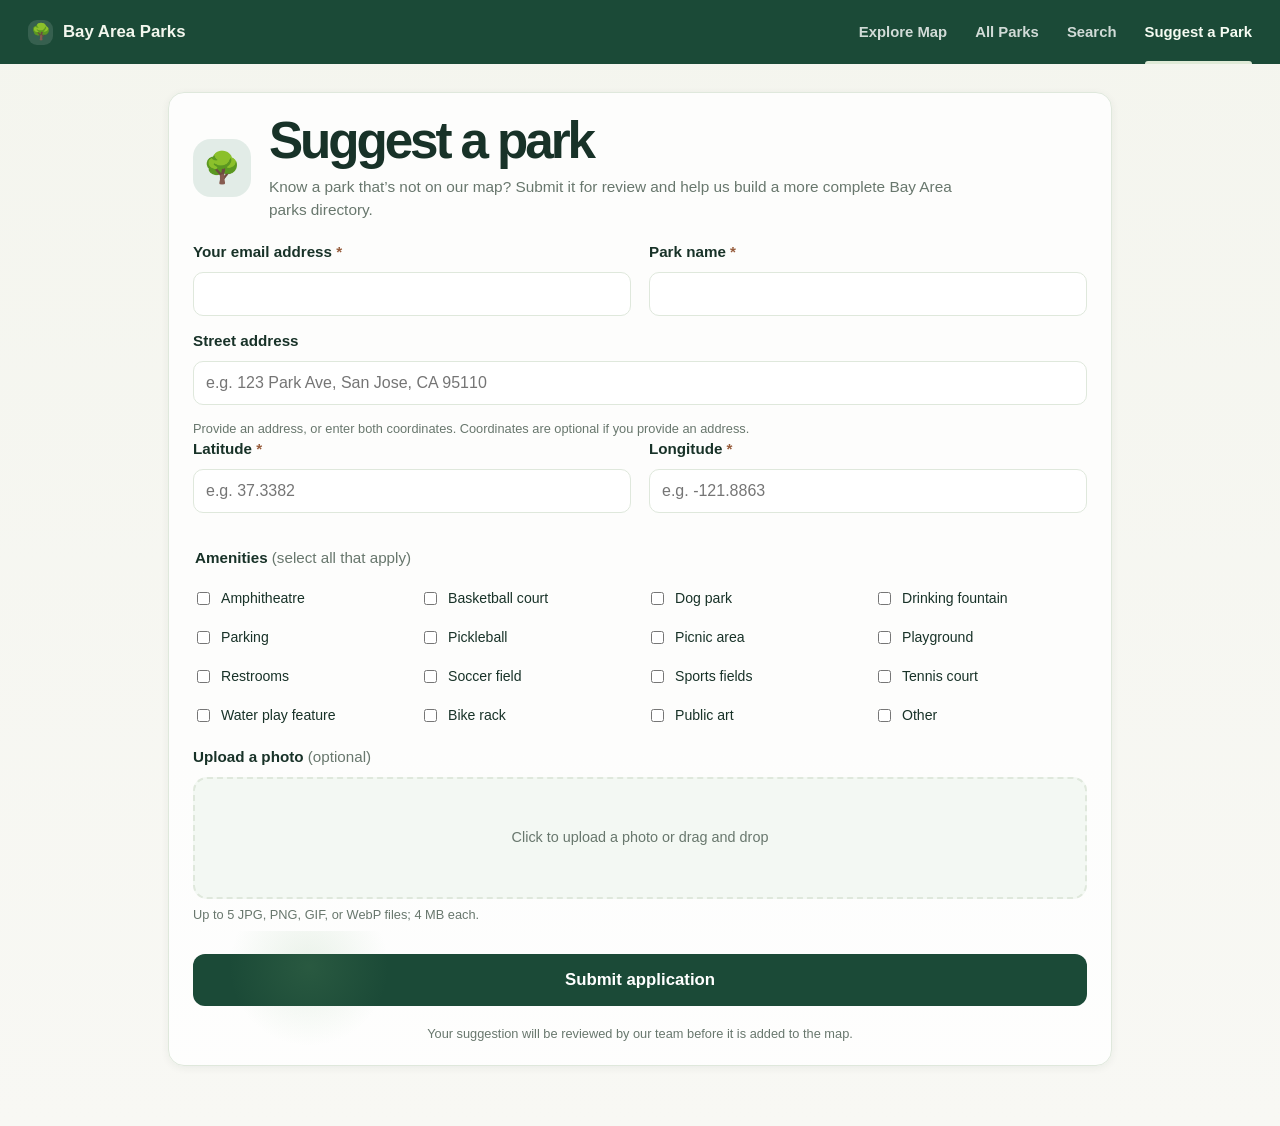
<file: application.html>
<!DOCTYPE html>
<html lang="en">
<head>
  <meta charset="UTF-8">
  <meta name="viewport" content="width=device-width, initial-scale=1.0">
  <meta name="theme-color" content="#f4f6ef">
  <title>Suggest a Park | Bay Area Parks</title>
  <link rel="stylesheet" href="application.css">
</head>
<body>
  <header class="site-header">
    <div class="topbar">
      <div class="brand" aria-label="Bay Area Parks home">
        <span class="brand-mark" aria-hidden="true">🌳</span>
        <span>Bay Area Parks</span>
      </div>
      <nav class="main-nav" aria-label="Main navigation">
        <a class="nav-link" href="index.html">Explore Map</a>
        <a class="nav-link" href="parks.html">All Parks</a>
        <a class="nav-link" href="search.html">Search</a>
        <a class="nav-link active" href="application.html">Suggest a Park</a>
      </nav>
    </div>
  </header>

  <main class="application-shell">
    <section class="application-card" aria-labelledby="application-heading">
      <div class="card-intro">
        <div class="icon-wrap" aria-hidden="true">🌳</div>
        <div>
          <h1 id="application-heading">Suggest a park</h1>
          <p>Know a park that’s not on our map? Submit it for review and help us build a more complete Bay Area parks directory.</p>
        </div>
      </div>

      <form id="application-form">
        <div class="field-grid field-grid--two">
          <div class="field">
            <label for="email">Your email address <span class="required">*</span></label>
            <input id="email" name="email" type="email" autocomplete="email" maxlength="254" required>
          </div>

          <div class="field">
            <label for="park-name">Park name <span class="required">*</span></label>
            <input id="park-name" name="parkName" type="text" required>
          </div>
        </div>

        <div class="field">
          <label for="address">Street address</label>
          <input id="address" name="address" type="text" autocomplete="street-address" aria-describedby="location-help" placeholder="e.g. 123 Park Ave, San Jose, CA 95110">
        </div>
        <p class="help-text" id="location-help">Provide an address, or enter both coordinates. Coordinates are optional if you provide an address.</p>

        <div class="field-grid field-grid--two">
          <div class="field">
            <label for="latitude">Latitude <span class="required">*</span></label>
            <input id="latitude" name="latitude" type="number" min="-90" max="90" step="any" inputmode="decimal" placeholder="e.g. 37.3382">
          </div>
          <div class="field">
            <label for="longitude">Longitude <span class="required">*</span></label>
            <input id="longitude" name="longitude" type="number" min="-180" max="180" step="any" inputmode="decimal" placeholder="e.g. -121.8863">
          </div>
        </div>

        <fieldset class="amenities-field">
          <legend class="field-label">Amenities <span class="optional-label">(select all that apply)</span></legend>
          <div class="amenities-options" aria-describedby="amenities-help">
            <label class="amenity-option"><input type="checkbox" name="amenities" value="Amphitheatre"> Amphitheatre</label>
            <label class="amenity-option"><input type="checkbox" name="amenities" value="Basketball court"> Basketball court</label>
            <label class="amenity-option"><input type="checkbox" name="amenities" value="Dog park"> Dog park</label>
            <label class="amenity-option"><input type="checkbox" name="amenities" value="Drinking fountain"> Drinking fountain</label>
            <label class="amenity-option"><input type="checkbox" name="amenities" value="Parking"> Parking</label>
            <label class="amenity-option"><input type="checkbox" name="amenities" value="Pickleball"> Pickleball</label>
            <label class="amenity-option"><input type="checkbox" name="amenities" value="Picnic area"> Picnic area</label>
            <label class="amenity-option"><input type="checkbox" name="amenities" value="Playground"> Playground</label>
            <label class="amenity-option"><input type="checkbox" name="amenities" value="Restrooms"> Restrooms</label>
            <label class="amenity-option"><input type="checkbox" name="amenities" value="Soccer field"> Soccer field</label>
            <label class="amenity-option"><input type="checkbox" name="amenities" value="Sports fields"> Sports fields</label>
            <label class="amenity-option"><input type="checkbox" name="amenities" value="Tennis court"> Tennis court</label>
            <label class="amenity-option"><input type="checkbox" name="amenities" value="Water play feature"> Water play feature</label>
            <label class="amenity-option"><input type="checkbox" name="amenities" value="Bike rack"> Bike rack</label>
            <label class="amenity-option"><input type="checkbox" name="amenities" value="Public art"> Public art</label>
            <label class="amenity-option"><input id="other-amenity-toggle" type="checkbox"> Other</label>
          </div>
          <div class="field other-amenity-field" id="other-amenity-field" hidden>
            <label for="other-amenity">Other amenity <span class="required">*</span></label>
            <input id="other-amenity" name="otherAmenity" type="text" maxlength="100" aria-describedby="other-amenity-help">
            <p class="help-text" id="other-amenity-help">Enter another park amenity.</p>
          </div>
        </fieldset>

        <div class="field image-field">
          <label for="images">Upload a photo <span class="optional-label">(optional)</span></label>
          <div class="upload-box">
            <input id="images" name="images" type="file" accept="image/jpeg,image/png,image/gif,image/webp" multiple aria-describedby="image-help">
            <span class="upload-hint">Click to upload a photo or drag and drop</span>
          </div>
          <p class="help-text" id="image-help">Up to 5 JPG, PNG, GIF, or WebP files; 4 MB each.</p>
        </div>

        <button class="submit-button" type="submit">Submit application</button>
        <p class="form-note">Your suggestion will be reviewed by our team before it is added to the map.</p>
        <p class="form-message" id="form-message" role="status" aria-live="polite" hidden></p>
      </form>
    </section>
  </main>

  <script src="application.js"></script>
</body>
</html>
</file>
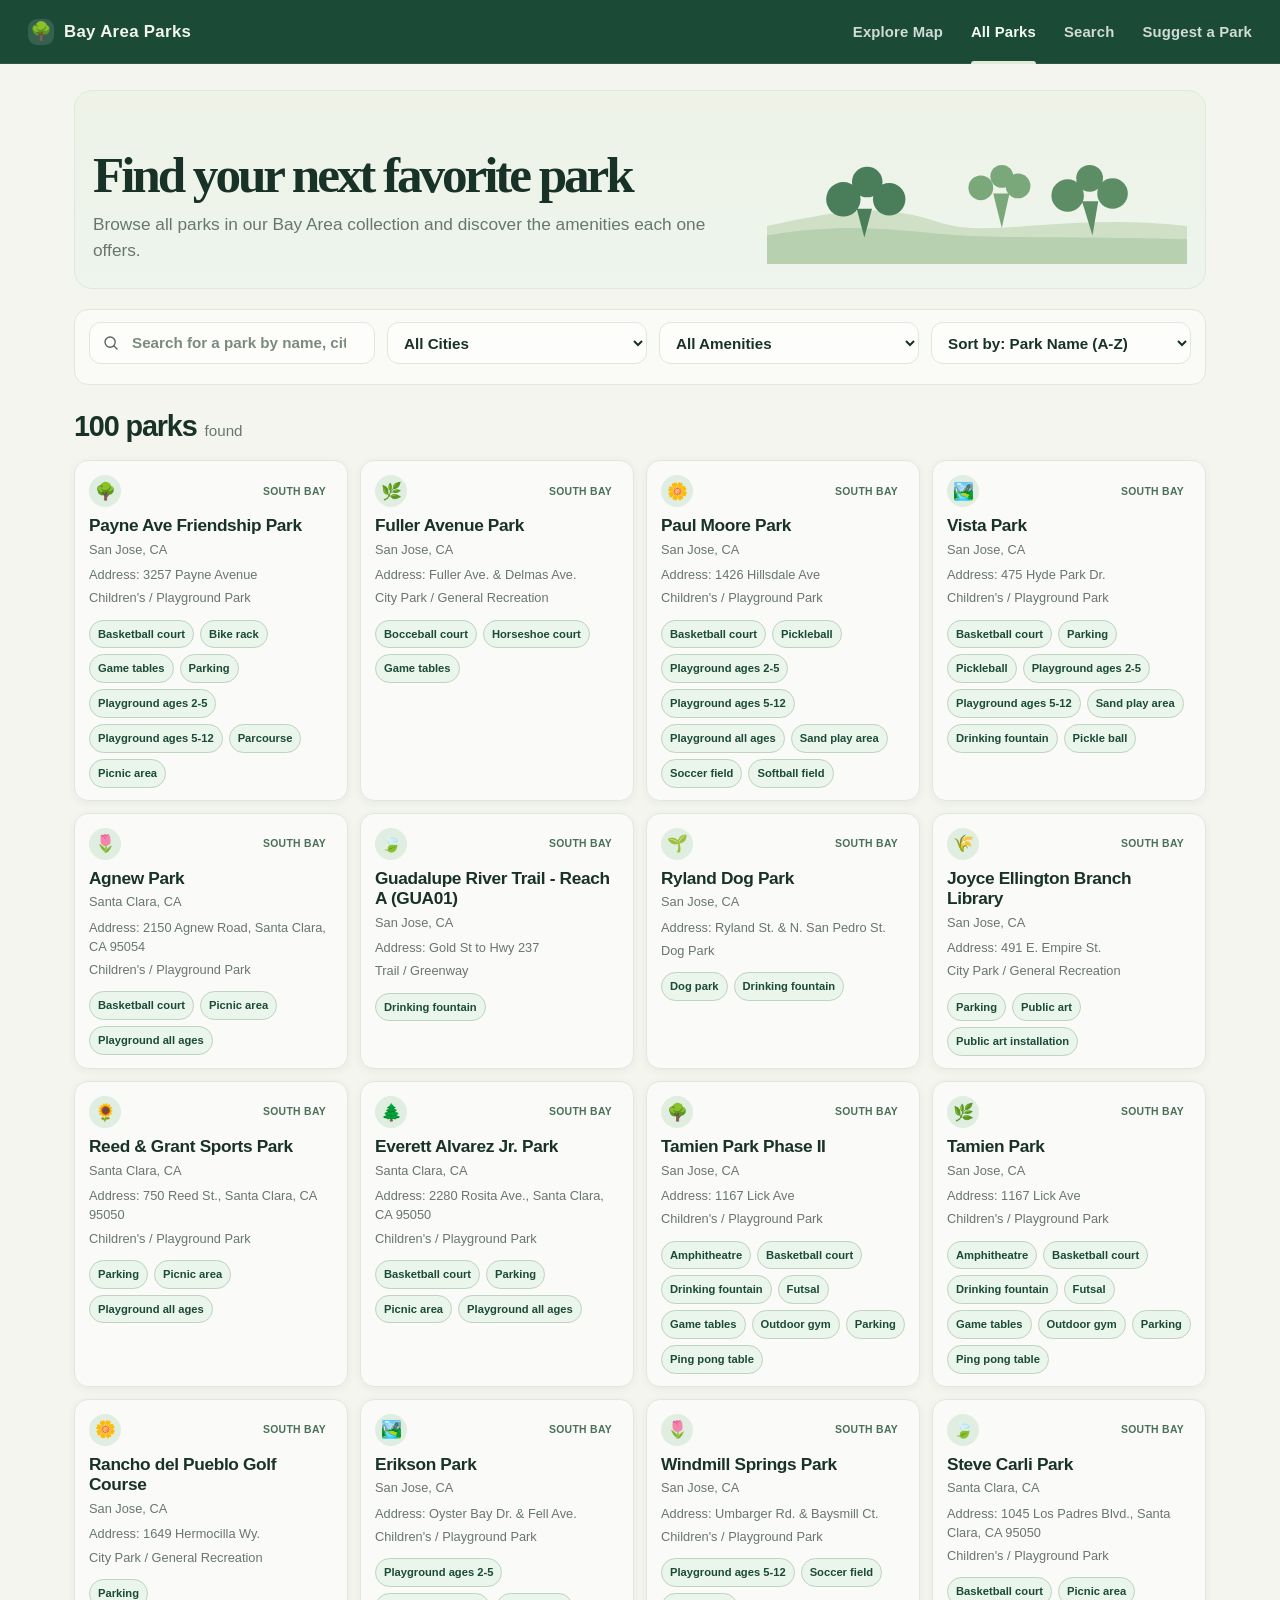
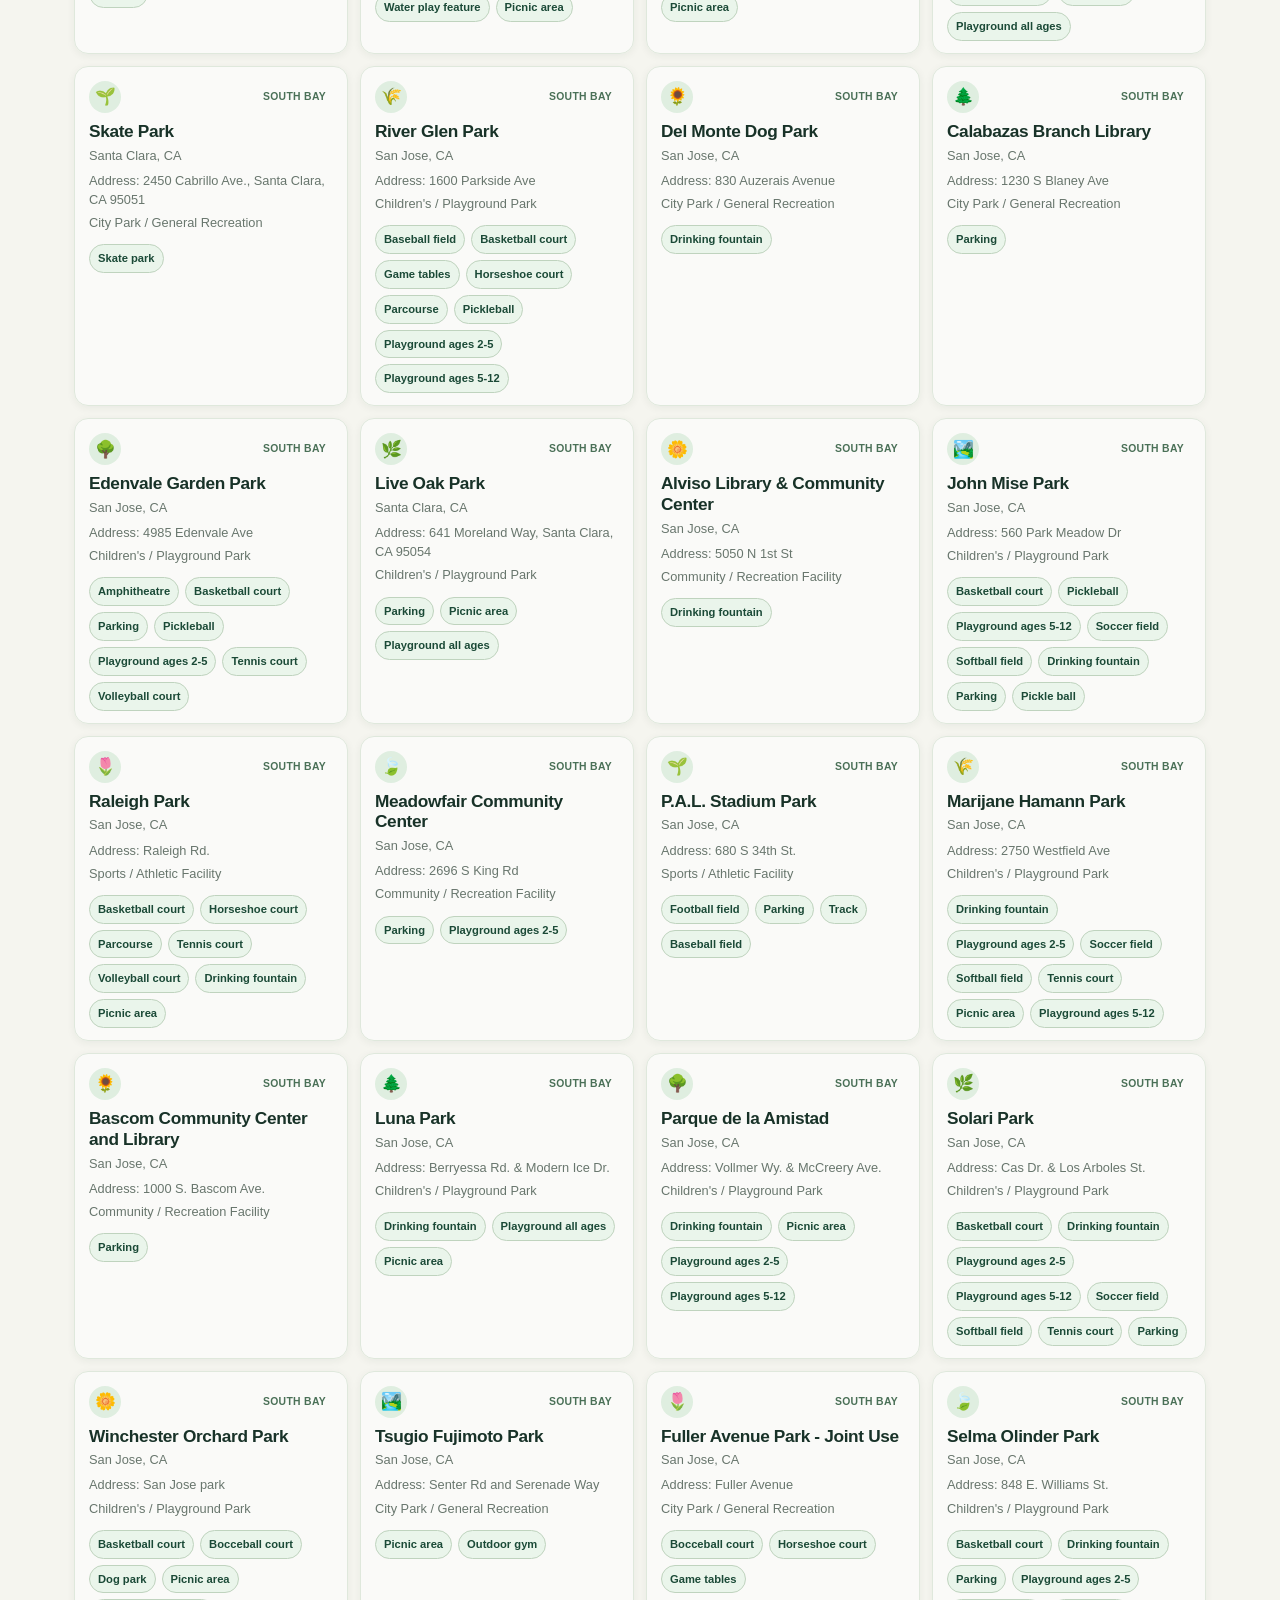
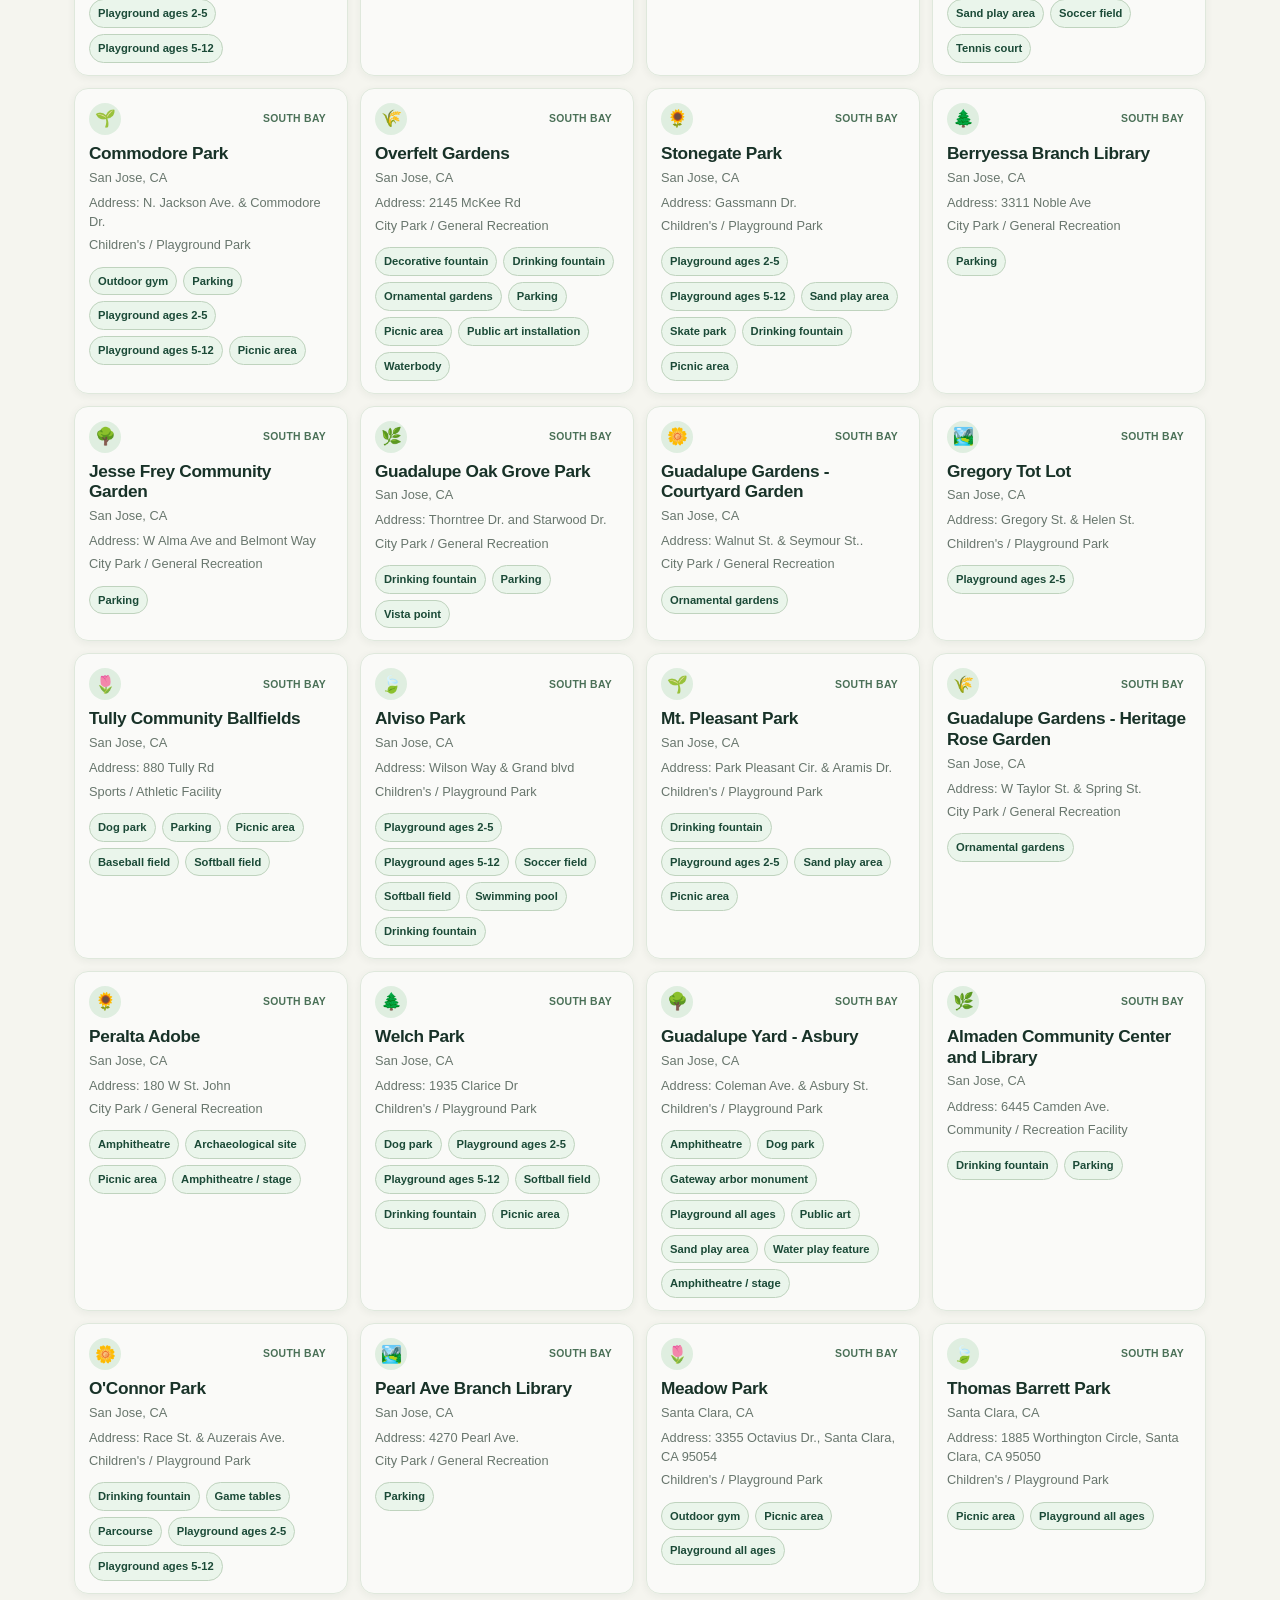
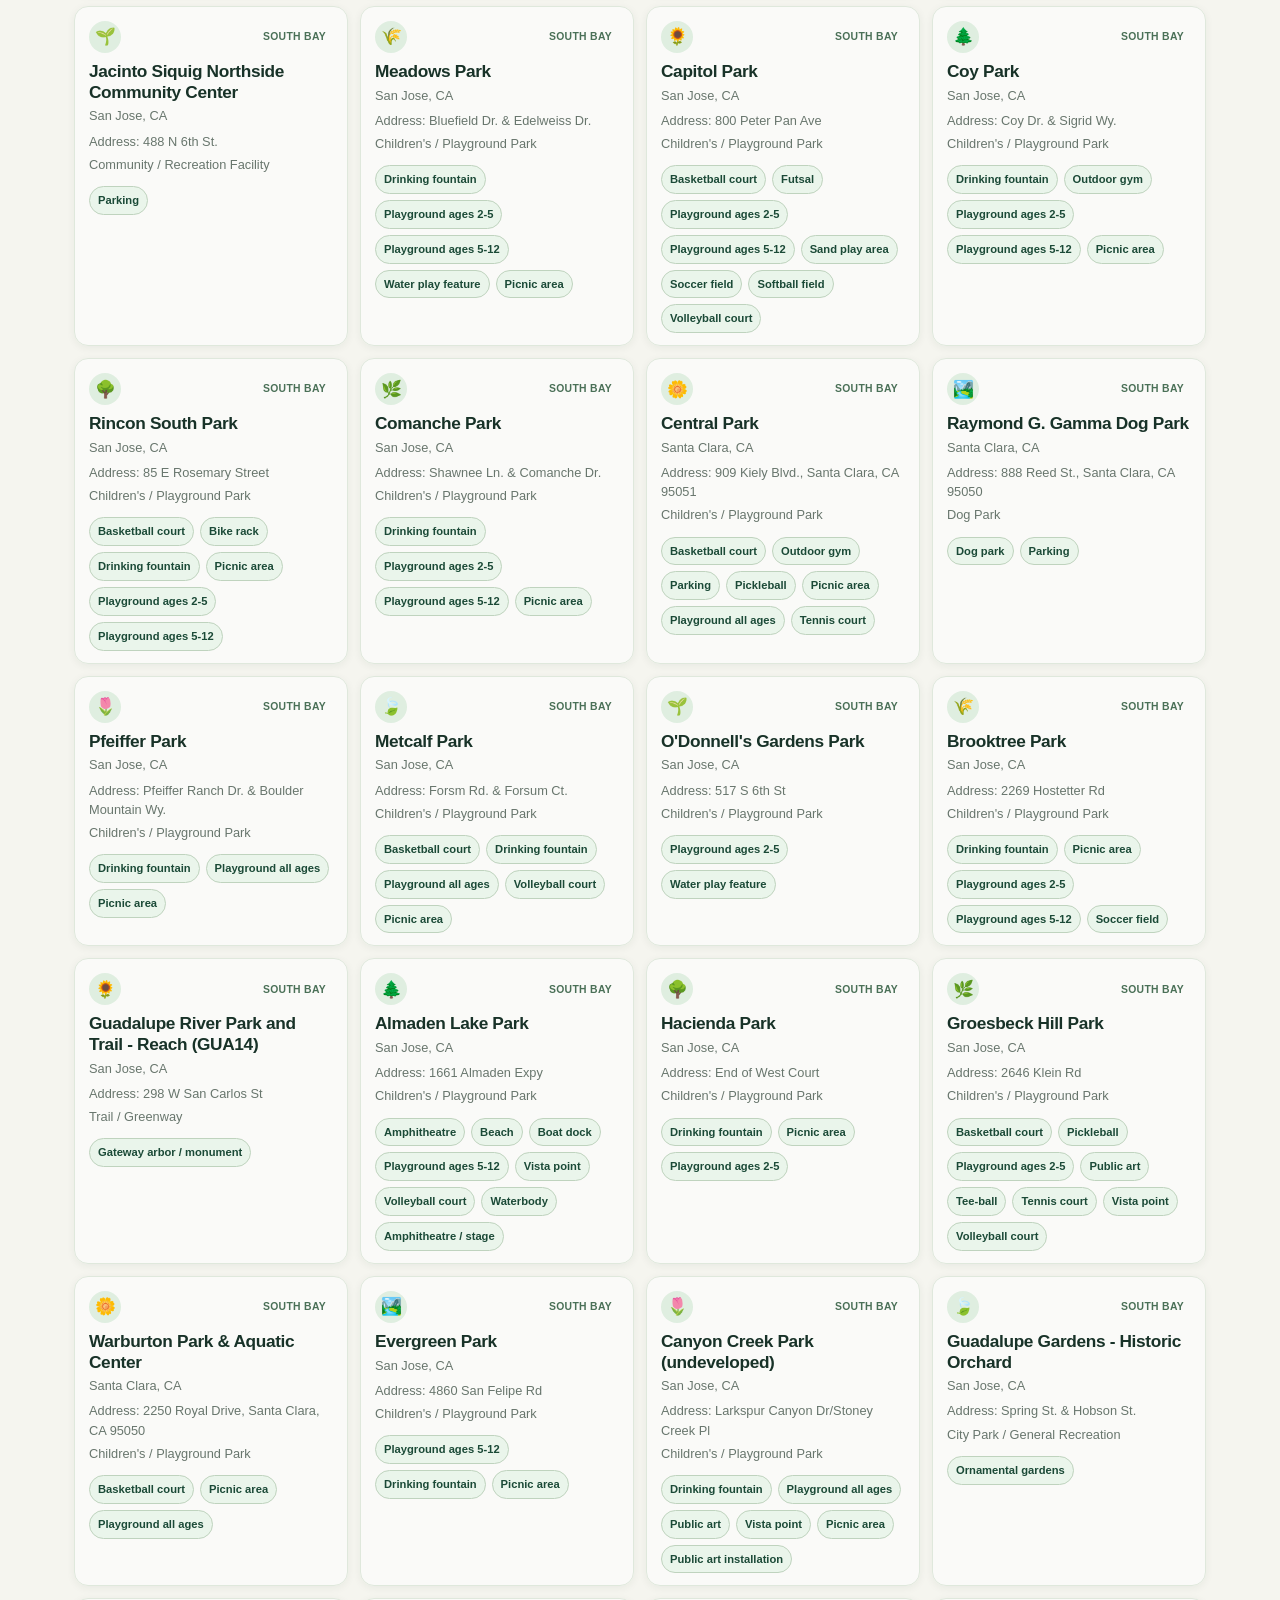
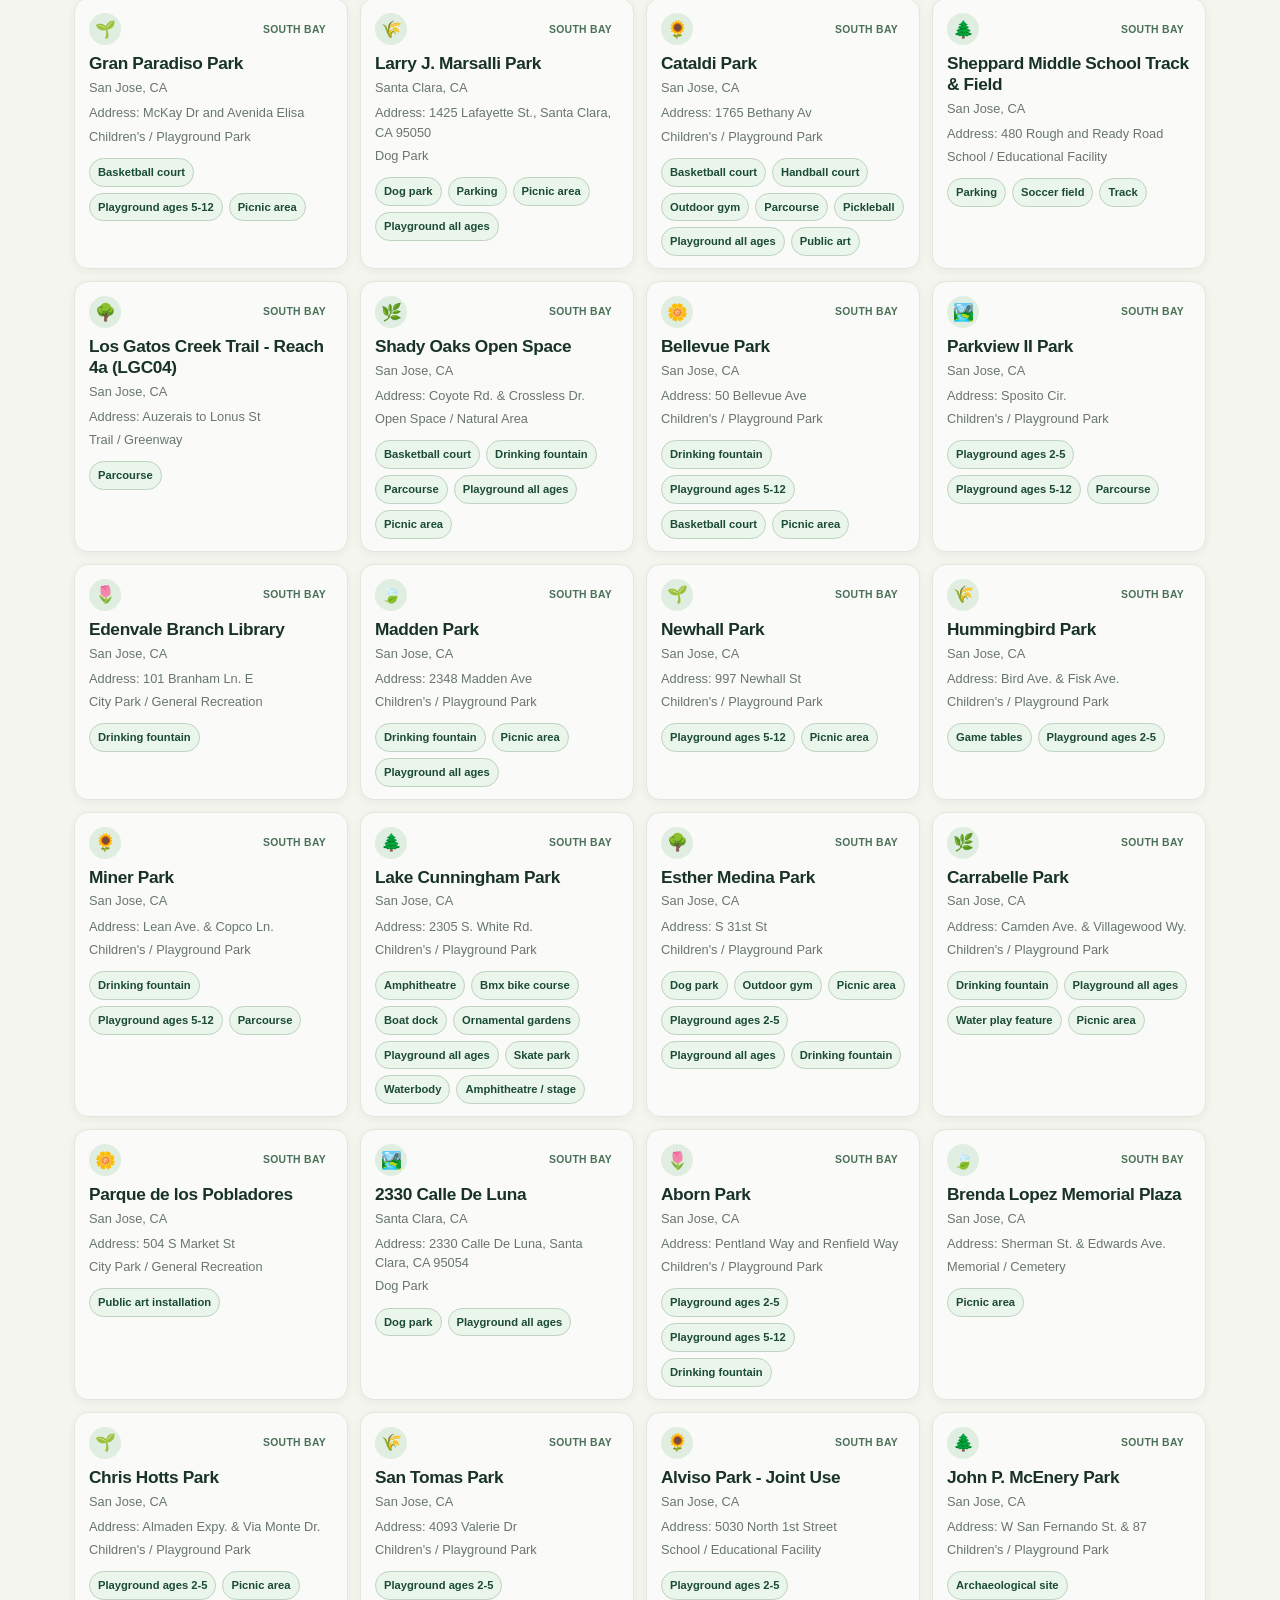
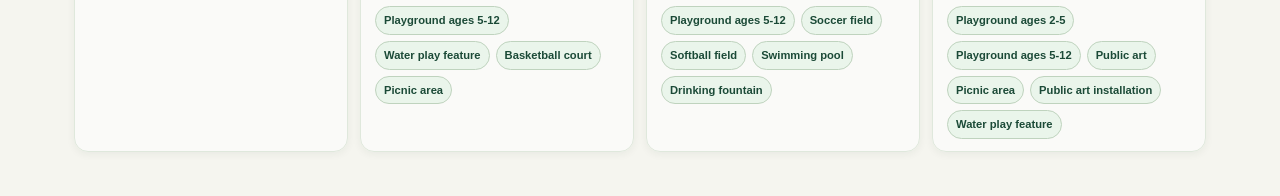
<file: parks.html>
<!DOCTYPE html>
<html lang="en">
<head>
  <meta charset="UTF-8">
  <meta name="viewport" content="width=device-width, initial-scale=1.0">
  <meta name="theme-color" content="#f4f6ef">
  <title>All Bay Area Parks</title>
  <link rel="stylesheet" href="park-map.css">
</head>
<body data-page="parks">
  <header class="site-header">
    <div class="topbar">
      <div class="brand" aria-label="Bay Area Parks home">
        <span class="brand-mark" aria-hidden="true">🌳</span>
        <span>Bay Area Parks</span>
      </div>
      <nav class="main-nav" aria-label="Main navigation">
        <a class="nav-link" href="index.html">Explore Map</a>
        <a class="nav-link active" href="parks.html">All Parks</a>
        <a class="nav-link" href="search.html">Search</a>
        <a class="nav-link" href="application.html">Suggest a Park</a>
      </nav>
    </div>
  </header>

  <main class="page-shell all-parks-shell">
    <section class="hero-band scenic-banner" aria-label="Park directory header">
      <div class="hero-copy">
        <h1>Find your next favorite park</h1>
        <p>Browse all parks in our Bay Area collection and discover the amenities each one offers.</p>
      </div>
      <div class="hero-art" aria-hidden="true">
        <svg viewBox="0 0 440 150" role="img" aria-label="Scenic illustration">
          <path d="M0 110 C 90 90, 125 88, 180 106 S 310 96, 440 110 L 440 150 L 0 150 Z" fill="#cfe0c7"/>
          <path d="M0 120 C 72 108, 110 112, 180 118 S 300 120, 440 124 L 440 150 L 0 150 Z" fill="#b7d1b0"/>
          <g fill="#4a7d59">
            <circle cx="80" cy="82" r="18"/>
            <circle cx="105" cy="64" r="16"/>
            <circle cx="128" cy="82" r="17"/>
            <path d="M94 92 L 102 122 L 110 92 Z"/>
          </g>
          <g fill="#5c8d65">
            <circle cx="315" cy="78" r="17"/>
            <circle cx="338" cy="60" r="14"/>
            <circle cx="362" cy="76" r="16"/>
            <path d="M330 84 L 341 120 L 347 84 Z"/>
          </g>
          <g fill="#7aa87a">
            <circle cx="224" cy="70" r="13"/>
            <circle cx="246" cy="58" r="12"/>
            <circle cx="263" cy="68" r="13"/>
            <path d="M237 76 L 246 112 L 254 76 Z"/>
          </g>
        </svg>
      </div>
    </section>

    <div class="toolbar all-parks-toolbar" aria-label="Park filters and sort">
      <label class="search-wrap wide-search" for="park-search">
        <svg class="search-icon" viewBox="0 0 24 24" fill="none" aria-hidden="true">
          <circle cx="10.8" cy="10.8" r="6.8" stroke="currentColor" stroke-width="1.8"></circle>
          <path d="m16 16 4.1 4.1" stroke="currentColor" stroke-width="1.8" stroke-linecap="round"></path>
        </svg>
        <input id="park-search" type="search" placeholder="Search for a park by name, city, or amenity..." aria-label="Search parks">
      </label>
      <label class="select-field compact" for="city-filter">
        <select id="city-filter" aria-label="Filter parks by city">
          <option value="">All Cities</option>
        </select>
      </label>
      <label class="select-field compact" for="amenity-filter">
        <select id="amenity-filter" aria-label="Filter parks by amenity">
          <option value="">All Amenities</option>
        </select>
      </label>
      <label class="select-field compact" for="sort-order">
        <select id="sort-order" aria-label="Sort parks">
          <option>Sort by: Park Name (A-Z)</option>
        </select>
      </label>
    </div>

    <div class="results-row results-row--split">
      <strong id="park-count">Loading parks...</strong>
      <span>found</span>
    </div>

    <div class="park-grid all-parks-grid" id="park-grid" aria-live="polite"></div>
    <div class="empty-state" id="empty-state" role="status">
      <strong>No parks found</strong>
      The park list could not be loaded.
    </div>
  </main>

  <script src="park-map.js"></script>
</body>
</html>
</file>
<file: application.css>
﻿:root {
  --color-primary: #1b4a37;
  --color-primary-hover: #0e3529;
  --color-background: #f5f5ef;
  --color-surface: #ffffff;
  --color-sage: #eaf0e6;
  --color-border: #dfe8dc;
  --color-text: #183228;
  --color-text-muted: #68776d;
  --shadow-card: 0 2px 8px rgba(20, 55, 35, 0.06);
  --radius-lg: 16px;
  --radius-md: 12px;
}

* { box-sizing: border-box; }
html { scroll-behavior: smooth; }
body {
  margin: 0;
  background:
    linear-gradient(180deg, #f4f5ee 0%, #f8f8f4 100%);
  color: var(--color-text);
  font-family: "Segoe UI", Arial, sans-serif;
  line-height: 1.5;
}

a { color: inherit; text-decoration: none; }
button, input, select { font: inherit; }
button { cursor: pointer; }

.site-header {
  height: 64px;
  background: var(--color-primary);
  color: #f3f7ee;
}
.topbar {
  max-width: 1440px;
  margin: 0 auto;
  height: 100%;
  padding: 0 28px;
  display: flex;
  align-items: center;
  justify-content: space-between;
}
.brand {
  display: inline-flex;
  align-items: center;
  gap: 10px;
  font-size: 1.05rem;
  font-weight: 700;
}
.brand-mark {
  display: inline-grid;
  place-items: center;
  width: 25px;
  height: 25px;
  border-radius: 9px;
  background: rgba(255,255,255,0.12);
  font-size: 1rem;
}
.main-nav {
  display: flex;
  align-items: center;
  gap: 28px;
}
.nav-link {
  position: relative;
  display: inline-flex;
  align-items: center;
  height: 64px;
  color: rgba(255,255,255,0.8);
  font-size: 0.93rem;
  font-weight: 600;
}
.nav-link.active {
  color: #f5fbf2;
}
.nav-link.active::after {
  content: "";
  position: absolute;
  left: 0;
  right: 0;
  bottom: 0;
  height: 3px;
  border-radius: 3px 3px 0 0;
  background: #dfead7;
}

.application-shell {
  max-width: 980px;
  margin: 0 auto;
  padding: 28px 18px 60px;
}
.application-card {
  position: relative;
  background: rgba(255,255,255,0.82);
  border: 1px solid var(--color-border);
  border-radius: var(--radius-lg);
  box-shadow: var(--shadow-card);
  padding: 22px 24px 22px;
}
.application-card::before {
  content: "";
  position: absolute;
  left: 30px;
  bottom: 16px;
  width: 220px;
  height: 118px;
  background: radial-gradient(circle at 50% 30%, rgba(120,175,118,0.15), transparent 58%);
  pointer-events: none;
}
.card-intro {
  display: flex;
  align-items: center;
  gap: 18px;
  margin-bottom: 20px;
}
.icon-wrap {
  display: inline-grid;
  place-items: center;
  width: 58px;
  height: 58px;
  border-radius: 18px;
  background: rgba(36, 118, 83, 0.12);
  font-size: 1.9rem;
  flex-shrink: 0;
}
.card-intro h1 {
  margin: 0;
  font-size: clamp(2.4rem, 4vw, 3.5rem);
  letter-spacing: -0.06em;
  line-height: 1.02;
}
.card-intro p {
  margin: 8px 0 0;
  color: var(--color-text-muted);
  font-size: 0.96rem;
  max-width: 700px;
}

.field-grid {
  display: grid;
  gap: 18px;
}
.field-grid--two {
  grid-template-columns: repeat(2, minmax(0, 1fr));
}
.field {
  margin-bottom: 14px;
}
label,
.field-label,
legend {
  display: block;
  margin-bottom: 8px;
  color: var(--color-text);
  font-size: 0.95rem;
  font-weight: 700;
}
input[type="text"], input[type="email"], input[type="number"], select {
  width: 100%;
  min-height: 44px;
  padding: 0 12px;
  border: 1px solid var(--color-border);
  border-radius: 10px;
  background: rgba(255,255,255,0.88);
  color: var(--color-text);
}
input:focus, select:focus {
  outline: 3px solid rgba(26, 98, 72, 0.14);
  outline-offset: 1px;
}
.help-text {
  margin: 6px 0 0;
  color: var(--color-text-muted);
  font-size: 0.8rem;
}
.required { color: #975d3d; }
.optional-label { color: var(--color-text-muted); font-weight: 500; }

.amenities-field {
  border: 0;
  padding: 0;
  margin: 20px 0 12px;
}
.amenities-options {
  display: grid;
  grid-template-columns: repeat(4, minmax(0, 1fr));
  gap: 10px 14px;
  margin-top: 10px;
}
.amenity-option {
  display: flex;
  align-items: center;
  gap: 8px;
  color: var(--color-text);
  font-size: 0.88rem;
  font-weight: 500;
}
.amenity-option input {
  accent-color: var(--color-primary);
}
.other-amenity-field { margin-top: 16px; }

.upload-box {
  position: relative;
  display: flex;
  align-items: center;
  justify-content: center;
  min-height: 122px;
  border: 2px dashed var(--color-border);
  border-radius: 14px;
  background: rgba(241,247,240,0.8);
  text-align: center;
  padding: 16px 20px;
}
.upload-box input {
  position: absolute;
  inset: 0;
  width: 100%;
  height: 100%;
  opacity: 0;
  cursor: pointer;
}
.upload-hint {
  color: var(--color-text-muted);
  font-size: 0.9rem;
}
.image-field { margin-top: 10px; }
.submit-button {
  width: 100%;
  min-height: 52px;
  border: 0;
  border-radius: 12px;
  background: var(--color-primary);
  color: white;
  font-size: 1.05rem;
  font-weight: 700;
  margin-top: 16px;
}
.submit-button:hover,
.submit-button:focus-visible {
  background: var(--color-primary-hover);
}
.form-note {
  margin: 18px 0 0;
  color: var(--color-text-muted);
  font-size: 0.8rem;
  text-align: center;
}
.form-message {
  margin: 16px 0 0;
  border-radius: 10px;
  padding: 10px 12px;
  background: #edf7ed;
  color: #214d3b;
  border: 1px solid #c5dfca;
}
.form-message--error {
  background: #fff2ef;
  border-color: #edc5b5;
  color: #7a3a2e;
}

@media (max-width: 720px) {
  .topbar { padding: 0 16px; }
  .brand { font-size: 0.8rem; }
  .main-nav { gap: 12px; }
  .nav-link { font-size: 0.74rem; }
  .field-grid--two, .amenities-options { grid-template-columns: 1fr; }
  .application-card { padding: 18px 16px; }
  .card-intro { align-items: flex-start; }
}
</file>
<file: park-map.css>
﻿:root {
  --color-primary: #1b4a37;
  --color-primary-hover: #0e3529;
  --color-secondary: #295f48;
  --color-background: #f5f5ef;
  --color-surface: #ffffff;
  --color-sage: #eaf0e6;
  --color-sage-strong: #dfead7;
  --color-border: #dfe8dc;
  --color-text: #183228;
  --color-text-muted: #68766d;
  --color-warm: #d7eaad;
  --shadow-card: 0 2px 8px rgba(20, 55, 35, 0.06);
  --shadow-floating: 0 8px 24px rgba(17, 42, 31, 0.12);
  --header-height: 64px;
  --sidebar-width: 400px;
  --radius-lg: 18px;
  --radius-md: 12px;
  --radius-sm: 8px;
}

* { box-sizing: border-box; }
html { scroll-behavior: smooth; }
body {
  margin: 0;
  background: var(--color-background);
  color: var(--color-text);
  font-family: "Segoe UI", Arial, sans-serif;
  line-height: 1.5;
}

a { color: inherit; text-decoration: none; }
button, input, select { font: inherit; }
button { cursor: pointer; }

.site-header {
  height: var(--header-height);
  background: var(--color-primary);
  color: #f3f7ee;
  box-shadow: inset 0 -1px rgba(255, 255, 255, 0.08);
}
.topbar {
  max-width: 1440px;
  height: 100%;
  margin: 0 auto;
  padding: 0 28px;
  display: flex;
  align-items: center;
  justify-content: space-between;
}
.brand {
  display: inline-flex;
  align-items: center;
  gap: 10px;
  font-size: 1.05rem;
  font-weight: 700;
  letter-spacing: 0.02em;
}
.brand-mark {
  display: inline-grid;
  place-items: center;
  width: 26px;
  height: 26px;
  border-radius: 9px;
  background: rgba(255, 255, 255, 0.12);
  font-size: 1.1rem;
  line-height: 1;
}
.main-nav {
  display: flex;
  align-items: center;
  gap: 28px;
}
.nav-link {
  position: relative;
  display: inline-flex;
  align-items: center;
  height: var(--header-height);
  color: rgba(255, 255, 255, 0.8);
  font-size: 0.93rem;
  font-weight: 600;
  letter-spacing: 0.01em;
}
.nav-link.active {
  color: #f4fbf0;
}
.nav-link.active::after {
  content: "";
  position: absolute;
  left: 0;
  right: 0;
  bottom: 0;
  height: 3px;
  border-radius: 3px 3px 0 0;
  background: var(--color-sage-strong);
}

.map-shell {
  display: grid;
  grid-template-columns: var(--sidebar-width) 10px minmax(0, 1fr);
  height: calc(100vh - var(--header-height));
  background: #eef3ea;
}
.sidebar {
  background: #f4f3ee;
  border-right: 1px solid var(--color-border);
  padding: 18px 16px 12px;
  overflow: auto;
}
.sidebar-resizer {
  position: relative;
  z-index: 600;
  display: grid;
  place-items: center;
  cursor: col-resize;
  touch-action: none;
  outline: none;
}
.sidebar-resizer::before {
  position: absolute;
  inset: 0 4px;
  background: #d7e2d5;
  content: "";
  transition: background 0.15s ease;
}
.sidebar-resizer span {
  position: relative;
  width: 4px;
  height: 34px;
  border-radius: 999px;
  background: #9fb6a1;
  transition: background 0.15s ease, height 0.15s ease;
}
.sidebar-resizer:hover::before,
.sidebar-resizer:focus-visible::before,
.sidebar-resizer.is-resizing::before {
  background: #c2d7c2;
}
.sidebar-resizer:hover span,
.sidebar-resizer:focus-visible span,
.sidebar-resizer.is-resizing span {
  height: 48px;
  background: var(--color-secondary);
}
body.is-sidebar-resizing {
  cursor: col-resize;
  user-select: none;
}
.sidebar-heading { margin: 8px 0 18px; }
.sidebar-heading h1 {
  margin: 0 0 4px;
  font-size: clamp(1.8rem, 2vw, 2.2rem);
  line-height: 1.15;
  letter-spacing: -0.04em;
  color: var(--color-text);
}
.sidebar-heading p {
  margin: 0;
  color: var(--color-text-muted);
  font-size: 0.98rem;
}
.search-wrap {
  display: flex;
  align-items: center;
  gap: 10px;
  width: 100%;
  min-height: 42px;
  padding: 0 12px;
  border: 1px solid var(--color-border);
  border-radius: 12px;
  background: rgba(255,255,255,0.7);
  color: #52655d;
}
.search-wrap input {
  appearance: none;
  border: 0;
  outline: 0;
  width: 100%;
  background: transparent;
  color: var(--color-text);
  font-size: 0.95rem;
}
.search-wrap input::placeholder { color: #7a8a7f; }
.search-icon {
  width: 18px;
  height: 18px;
  flex-shrink: 0;
}
.filter-stack {
  margin-top: 16px;
  border-radius: 14px;
  padding: 0;
}
.filter-row {
  display: flex;
  align-items: center;
  gap: 10px;
}
.select-field {
  display: block;
  flex: 1;
}
.select-field select {
  width: 100%;
  min-height: 42px;
  padding: 0 12px;
  border: 1px solid var(--color-border);
  border-radius: 12px;
  background: rgba(255,255,255,0.7);
  color: var(--color-text);
}
.clear-button {
  border: 1px solid var(--color-border);
  background: rgba(255,255,255,0.8);
  color: var(--color-primary);
  border-radius: 999px;
  padding: 9px 12px;
  font-size: 0.8rem;
  font-weight: 600;
}
.search-tags {
  display: flex;
  flex-wrap: wrap;
  gap: 8px;
  margin-top: 12px;
}
.search-tag {
  display: inline-flex;
  align-items: center;
  min-height: 28px;
  padding: 6px 10px;
  border: 1px solid var(--color-border);
  border-radius: 999px;
  background: #f3f8ef;
  color: var(--color-primary);
  font-size: 0.75rem;
  font-weight: 600;
}
.search-tag.is-active, .search-tag.active {
  background: #dfeee0;
  border-color: #b8d3b7;
}
.results-row {
  display: flex;
  align-items: baseline;
  gap: 8px;
  margin: 18px 0 14px;
  font-size: 1.05rem;
  color: var(--color-text);
}
.results-row strong {
  font-size: 1.8rem;
  letter-spacing: -0.04em;
}
.results-row span {
  color: var(--color-text-muted);
  font-size: 0.95rem;
}

.park-grid {
  display: grid;
  gap: 12px;
}
.park-card {
  display: block;
  width: 100%;
  background: rgba(255,255,255,0.58);
  border: 1px solid var(--color-border);
  border-radius: 14px;
  padding: 14px 14px 12px;
  box-shadow: var(--shadow-card);
  transition: border-color 0.2s ease, transform 0.2s ease, box-shadow 0.2s ease;
}
.park-card:hover { transform: translateY(-1px); }
.park-card:focus-visible { outline: 2px solid rgba(27,74,55,0.3); outline-offset: 2px; }
.park-card.is-selected,
.park-card.is-recommended {
  border-color: #9fc2a4;
  background: #f0f8ee;
  box-shadow: 0 4px 14px rgba(31, 79, 61, 0.08);
}
.card-top {
  display: flex;
  align-items: center;
  justify-content: space-between;
  gap: 8px;
  margin-bottom: 8px;
}
.park-icon {
  display: inline-flex;
  align-items: center;
  justify-content: center;
  width: 32px;
  height: 32px;
  border-radius: 50%;
  background: #dfeee0;
  color: var(--color-primary);
  font-size: 1.05rem;
}
.area-tag {
  display: inline-flex;
  padding: 3px 7px;
  border-radius: 999px;
  background: transparent;
  color: #4a7057;
  font-size: 0.65rem;
  font-weight: 700;
  letter-spacing: 0.03em;
  text-transform: uppercase;
}
.park-card h2 {
  margin: 0 0 4px;
  font-size: 1.1rem;
  font-weight: 700;
  letter-spacing: -0.02em;
  line-height: 1.2;
}
.park-card .location,
.park-card .park-address,
.park-card .description {
  margin: 0;
  color: var(--color-text-muted);
  font-size: 0.8rem;
  line-height: 1.5;
}
.park-card .description { margin-top: 4px; }
.amenities {
  display: flex;
  flex-wrap: wrap;
  gap: 6px;
  margin-top: 12px;
}
.amenity {
  display: inline-block;
  padding: 5px 8px;
  border: 1px solid #bfd3be;
  border-radius: 999px;
  background: #eaf5eb;
  color: var(--color-primary);
  font-size: 0.7rem;
  font-weight: 600;
}
.park-details {
  position: absolute;
  right: 24px;
  bottom: 18px;
  width: min(420px, calc(100% - 40px));
  background: rgba(255,255,255,0.96);
  border: 1px solid var(--color-border);
  border-radius: 18px;
  box-shadow: var(--shadow-floating);
  padding: 18px 18px 16px;
}
.park-details[hidden] { display: none; }
.park-details-heading {
  display: flex;
  align-items: flex-start;
  justify-content: space-between;
  gap: 12px;
  margin-bottom: 8px;
}
.park-details-heading h2 {
  margin: 0;
  font-size: clamp(1.5rem, 2vw, 2rem);
  letter-spacing: -0.05em;
}
.park-details-close {
  border: 0;
  background: transparent;
  color: #4c6658;
  font-size: 2rem;
  line-height: 1;
  padding: 0;
}
.park-details-location,
.park-details-description,
#park-details-address,
.park-details-events,
#park-details-no-website {
  margin: 0;
  color: var(--color-text-muted);
}
.park-details-section { margin-top: 12px; }
.park-details-section h3 {
  margin: 0 0 8px;
  font-size: 0.86rem;
  letter-spacing: 0.04em;
  text-transform: uppercase;
  color: var(--color-text-muted);
}
.park-details-amenities {
  display: flex;
  flex-wrap: wrap;
  gap: 8px;
}
.park-details-amenity {
  display: inline-flex;
  align-items: center;
  min-height: 26px;
  padding: 4px 8px;
  border: 1px solid var(--color-border);
  border-radius: 999px;
  background: #edf5ed;
  color: var(--color-primary);
  font-size: 0.72rem;
  font-weight: 600;
}
.park-details-events {
  padding-left: 18px;
}
.park-details-website {
  display: inline-flex;
  min-height: 42px;
  align-items: center;
  padding: 0 16px;
  border-radius: 12px;
  background: var(--color-primary);
  color: white;
  font-weight: 700;
}
#park-details-no-website {
  display: none;
}
#park-details-no-website:not([hidden]) { display: block; }

.map-panel {
  position: relative;
  min-height: 500px;
}
#park-map {
  width: 100%;
  height: 100%;
  min-height: 100%;
  background: #dfeae3;
}
.leaflet-container {
  height: 100% !important;
  width: 100% !important;
  background: #deebdd;
}
.leaflet-control-zoom {
  border: 0 !important;
  box-shadow: var(--shadow-card) !important;
}
.leaflet-control-zoom a {
  color: var(--color-primary) !important;
  font-weight: 700 !important;
}
.leaflet-control-layers {
  border: 1px solid var(--color-border) !important;
  border-radius: 10px !important;
  box-shadow: var(--shadow-card) !important;
}
.map-status {
  position: absolute;
  left: 16px;
  top: 16px;
  z-index: 500;
  border-radius: 999px;
  background: rgba(255,255,255,0.9);
  padding: 8px 12px;
  font-size: 0.8rem;
  color: var(--color-text);
}
.empty-state {
  display: none;
  margin-top: 18px;
  padding: 16px 12px;
  border: 1px solid var(--color-border);
  border-radius: 12px;
  background: rgba(255,255,255,0.55);
  color: var(--color-text);
}
.empty-state strong { display: block; margin-bottom: 2px; }

.page-shell {
  max-width: 1180px;
  margin: 0 auto;
  padding: 0 24px 44px;
}
.scenic-banner {
  display: flex;
  align-items: flex-end;
  justify-content: space-between;
  gap: 20px;
  margin-top: 26px;
  padding: 30px 18px 24px;
  border-radius: var(--radius-lg);
  background: linear-gradient(180deg, #eef2e7 0%, #edf5ec 100%);
  border: 1px solid var(--color-border);
}
.scenic-banner .hero-copy {
  flex: 1;
}
.hero-copy h1 {
  margin: 8px 0 0;
  font-family: Georgia, "Times New Roman", serif;
  font-size: clamp(2.2rem, 4vw, 4rem);
  line-height: 1.06;
  letter-spacing: -0.06em;
  color: var(--color-text);
}
.hero-copy p {
  margin: 10px 0 0;
  color: var(--color-text-muted);
  font-size: 1.08rem;
}
.hero-art {
  width: min(42%, 420px);
  display: flex;
  align-items: flex-end;
  justify-content: flex-end;
}
.hero-art svg {
  display: block;
  width: 100%;
  height: auto;
}
.all-parks-toolbar,
.search-bar-row {
  display: flex;
  align-items: center;
  gap: 12px;
  margin-top: 20px;
}
.all-parks-toolbar {
  padding: 12px 14px;
  border: 1px solid var(--color-border);
  border-radius: 14px;
  background: rgba(255,255,255,0.55);
}
.wide-search { flex: 1; }
.compact select {
  min-height: 42px;
}
.results-row--split {
  justify-content: flex-start;
  margin: 20px 0 12px;
}
.all-parks-grid {
  grid-template-columns: repeat(4, minmax(0, 1fr));
  margin-top: 10px;
}
.all-parks-grid .park-card { min-height: 168px; }
.all-parks-grid .park-card h2 { font-size: 1.08rem; }
.all-parks-grid .park-card .location { margin-bottom: 6px; }

.search-shell .search-bar-row {
  margin-top: 18px;
  align-items: stretch;
}
.search-button {
  min-width: 116px;
  border: 0;
  border-radius: 12px;
  background: var(--color-primary);
  color: white;
  font-weight: 700;
}
.search-layout {
  display: grid;
  grid-template-columns: 240px minmax(0, 1fr) 330px;
  gap: 18px;
  margin-top: 20px;
}
.filter-panel,
.results-panel,
.map-preview {
  background: rgba(255,255,255,0.6);
  border: 1px solid var(--color-border);
  border-radius: 16px;
  padding: 16px 14px;
}
.panel-header-row {
  display: flex;
  align-items: center;
  justify-content: space-between;
  gap: 10px;
  margin-bottom: 12px;
}
.panel-header-row h2,
.city-block h3 {
  margin: 0;
  font-size: 1rem;
}
.checkbox-list,
.city-block {
  display: flex;
  flex-direction: column;
  gap: 10px;
}
.checkbox-list label,
.city-block label {
  display: flex;
  align-items: center;
  gap: 10px;
  color: var(--color-text);
  font-size: 0.9rem;
}
.checkbox-list input,
.city-block input {
  accent-color: var(--color-primary);
}
.city-block {
  margin-top: 18px;
  padding-top: 14px;
  border-top: 1px solid var(--color-border);
}
.search-result-list {
  list-style: none;
  margin: 0;
  padding: 0;
  display: grid;
  gap: 10px;
}
.search-result-list li {
  display: flex;
  align-items: center;
  justify-content: space-between;
  gap: 16px;
  padding: 12px 10px;
  border: 1px solid var(--color-border);
  border-radius: 12px;
  background: rgba(255,255,255,0.8);
}
.search-result-list strong {
  font-size: 1rem;
}
.search-result-list span {
  color: var(--color-text-muted);
  font-size: 0.8rem;
  text-align: right;
}
.map-preview {
  padding: 0;
  overflow: hidden;
}
.map-preview #park-map {
  height: 100%;
  min-height: 300px;
}
.filter-results.hidden { display:none; }

.application-shell {
  max-width: 980px;
  margin: 0 auto;
  padding: 28px 18px 60px;
}
.application-card {
  position: relative;
  background: rgba(255,255,255,0.82);
  border: 1px solid var(--color-border);
  border-radius: var(--radius-lg);
  box-shadow: var(--shadow-card);
  padding: 26px 30px 22px;
}
.card-intro {
  display: flex;
  align-items: center;
  gap: 16px;
  margin-bottom: 20px;
}
.icon-wrap {
  display: inline-grid;
  place-items: center;
  width: 58px;
  height: 58px;
  border-radius: 18px;
  background: rgba(36, 118, 83, 0.12);
  font-size: 2rem;
}
.card-intro h1 {
  margin: 0;
  font-size: clamp(2.2rem, 3vw, 3.3rem);
  letter-spacing: -0.05em;
  line-height: 1.05;
}
.card-intro p {
  margin: 6px 0 0;
  color: var(--color-text-muted);
}
.field-grid {
  display: grid;
  gap: 18px;
}
.field-grid--two {
  grid-template-columns: repeat(2, minmax(0, 1fr));
}
.field {
  margin-bottom: 14px;
}
label,
.field-label,
legend {
  display: block;
  margin-bottom: 8px;
  color: var(--color-text);
  font-size: 0.95rem;
  font-weight: 700;
}
input[type="text"], input[type="email"], input[type="number"], select {
  width: 100%;
  min-height: 44px;
  padding: 0 12px;
  border: 1px solid var(--color-border);
  border-radius: 10px;
  background: rgba(255,255,255,0.9);
  color: var(--color-text);
}
input:focus, select:focus {
  outline: 3px solid rgba(26, 98, 72, 0.14);
  outline-offset: 1px;
}
.help-text {
  margin: 6px 0 0;
  color: var(--color-text-muted);
  font-size: 0.8rem;
}
.amenities-field {
  border: 0;
  margin: 20px 0 10px;
  padding: 0;
}
.amenities-options {
  display: grid;
  grid-template-columns: repeat(4, minmax(0, 1fr));
  gap: 10px 14px;
  margin-top: 10px;
}
.amenity-option {
  display: flex;
  align-items: center;
  gap: 8px;
  color: var(--color-text);
  font-size: 0.88rem;
  font-weight: 500;
}
.amenity-option input {
  accent-color: var(--color-primary);
}
.upload-box {
  position: relative;
  display: flex;
  flex-direction: column;
  align-items: center;
  justify-content: center;
  min-height: 120px;
  border: 2px dashed var(--color-border);
  border-radius: 14px;
  background: rgba(241,247,240,0.7);
  text-align: center;
  padding: 12px;
}
.upload-box input {
  position: absolute;
  inset: 0;
  opacity: 0;
  cursor: pointer;
}
.upload-hint {
  color: var(--color-text-muted);
  font-size: 0.9rem;
}
.submit-button {
  width: 100%;
  min-height: 52px;
  border: 0;
  border-radius: 12px;
  background: var(--color-primary);
  color: white;
  font-size: 1.05rem;
  font-weight: 700;
  margin-top: 18px;
}
.form-note {
  margin: 16px 0 0;
  color: var(--color-text-muted);
  text-align: center;
  font-size: 0.8rem;
}
.form-message {
  margin: 16px 0 0;
  border-radius: 10px;
  padding: 10px 12px;
  background: #edf7ed;
  color: #214d3b;
  border: 1px solid #c5dfca;
}
.form-message--error {
  background: #fff2ef;
  border-color: #edc5b5;
  color: #7a3a2e;
}

.sr-only {
  position: absolute;
  width: 1px;
  height: 1px;
  margin: -1px;
  padding: 0;
  overflow: hidden;
  clip: rect(0, 0, 0, 0);
  border: 0;
}

@media (max-width: 1024px) {
  .map-shell {
    grid-template-columns: 1fr;
    height: auto;
  }
  .sidebar-resizer { display: none; }
  .sidebar { border-right: 0; border-bottom: 1px solid var(--color-border); }
  .map-panel { min-height: 420px; }
  .all-parks-grid { grid-template-columns: repeat(2, minmax(0,1fr)); }
  .search-layout { grid-template-columns: 1fr; }
  .amenities-options { grid-template-columns: repeat(2, minmax(0, 1fr)); }
}
@media (max-width: 720px) {
  .topbar { padding: 0 16px; }
  .main-nav { gap: 16px; }
  .nav-link { font-size: 0.8rem; }
  .brand { font-size: 0.8rem; }
  .all-parks-toolbar,
  .search-bar-row,
  .field-grid--two,
  .filter-row { flex-direction: column; align-items: stretch; }
  .all-parks-grid { grid-template-columns: 1fr; }
  .scenic-banner { flex-direction: column; align-items: stretch; }
  .hero-art { width: 100%; }
  .application-card { padding: 20px 18px 18px; }
  .amenities-options { grid-template-columns: 1fr; }
}
</file>
